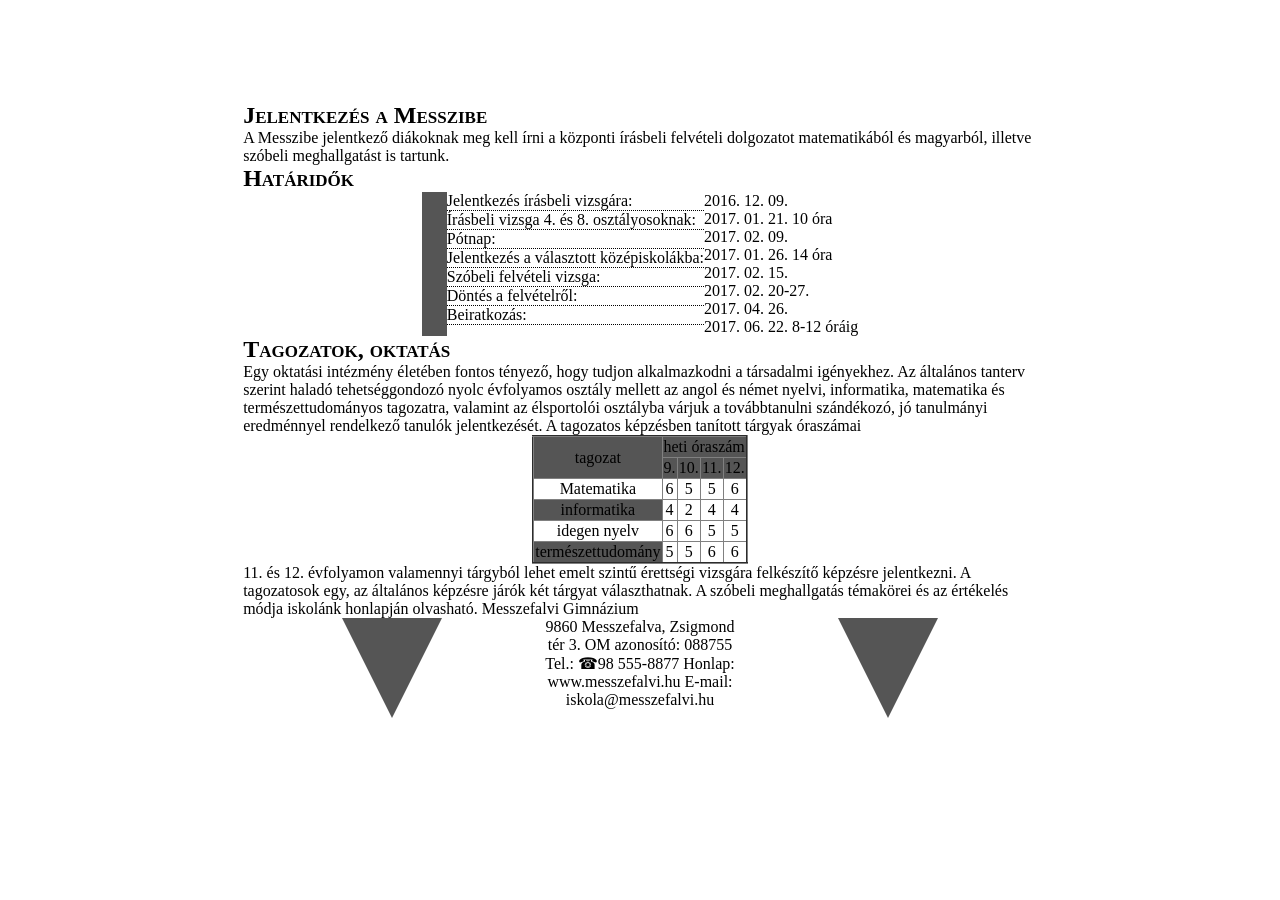
<file: hazi/beiskolazas/index.html>
<!DOCTYPE html>
<html lang="en">
<head>
    <meta charset="UTF-8">
    <meta http-equiv="X-UA-Compatible" content="IE=edge">
    <meta name="viewport" content="width=device-width, initial-scale=1.0">
    <link rel="stylesheet" href="index.css">
    <title>Beiratkozás</title>
</head>
<body>
<div class="a4">
        
    <h2>Jelentkezés a Messzibe</h2>
    <p>A Messzibe jelentkező diákoknak meg kell írni a központi írásbeli felvételi dolgozatot matematikából és magyarból, illetve szóbeli meghallgatást is tartunk.</p>
    <h2>Határidők</h2>
    <div class="flexdiv">
        <div class="esemeny">
            <p class="esemenyp">Jelentkezés írásbeli vizsgára: </p>
            <p class="esemenyp">Írásbeli vizsga 4. és 8. osztályosoknak: </p>
            <p class="esemenyp">Pótnap: </p>
            <p class="esemenyp">Jelentkezés a választott középiskolákba: </p>
            <p class="esemenyp">Szóbeli felvételi vizsga: </p>
            <p class="esemenyp">Döntés a felvételről:</p>
            <p class="esemenyp">Beiratkozás:</p>
        </div>
        <div class="datum">
            <p class="balraigazitott">2016. 12. 09.</p>
            <p class="balraigazitott">2017. 01. 21. 10 óra</p>
            <p class="balraigazitott">2017. 02. 09.</p>
            <p class="balraigazitott">2017. 01. 26. 14 óra</p>
            <p class="balraigazitott">2017. 02. 15.</p>
            <p class="balraigazitott">2017. 02. 20-27.</p>
            <p class="balraigazitott">2017. 04. 26.</p>
            <p class="balraigazitott">2017. 06. 22. 8-12 óráig</p>
            </div>
    </div>
    <h2>Tagozatok, oktatás</h2>
<p>
    Egy oktatási intézmény életében fontos tényező, hogy tudjon alkalmazkodni a társadalmi igényekhez. Az általános tanterv szerint haladó tehetséggondozó nyolc évfolyamos osztály mellett az angol és német nyelvi, informatika, matematika és természettudományos tagozatra, valamint az élsportolói osztályba várjuk a továbbtanulni szándékozó, jó tanulmányi eredménnyel rendelkező tanulók jelentkezését.
    A tagozatos képzésben tanított tárgyak óraszámai
</p>

    <table border="1">
        <thead>
            <tr>
                 <td rowspan="3" class="szeles">tagozat</td>
                <td colspan="4">heti óraszám</td>
            </tr>
            <tr>
                <td rowspan="2">9.</td>
                <td rowspan="2">10.</td>
                <td rowspan="2">11.</td>
                <td rowspan="2">12.</td>
            </tr>
        </thead>
        <tr>
        </tr>
        <tr>
            <td class="">Matematika</td>
            <td>6</td>
            <td>5</td>
            <td>5</td>
            <td>6</td>
        </tr>
        <tr>
            <td class="szurke">informatika</td>
            <td>4</td>
            <td>2</td>
            <td>4</td>
            <td>4</td>
        </tr>
        <tr>
            <td class="">idegen nyelv</td>
            <td>6</td>
            <td>6</td>
            <td>5</td>
            <td>5</td>
        </tr>
        <tr>
            <td class="szurke">természettudomány</td>
            <td>5</td>
            <td>5</td>
            <td>6</td>
            <td>6</td>
        </tr>
    </table>
    <p>11. és 12. évfolyamon valamennyi tárgyból lehet emelt szintű érettségi vizsgára felkészítő képzésre jelentkezni. A tagozatosok egy, az általános képzésre járók két tárgyat választhatnak.
        A szóbeli meghallgatás témakörei és az értékelés módja iskolánk honlapján olvasható.
        Messzefalvi Gimnázium</p>
    <div class="flexdiv">
        <div class="triangle-down"></div>
        <p class="kozepre">
            9860 Messzefalva, Zsigmond tér 3.
            OM azonosító: 088755
            Tel.: &#9742;98 555-8877
            Honlap: www.messzefalvi.hu
            E-mail: iskola@messzefalvi.hu
        </p>
        <div class="triangle-down"></div>
    </div>
</div>

</body>
</html>
</file>
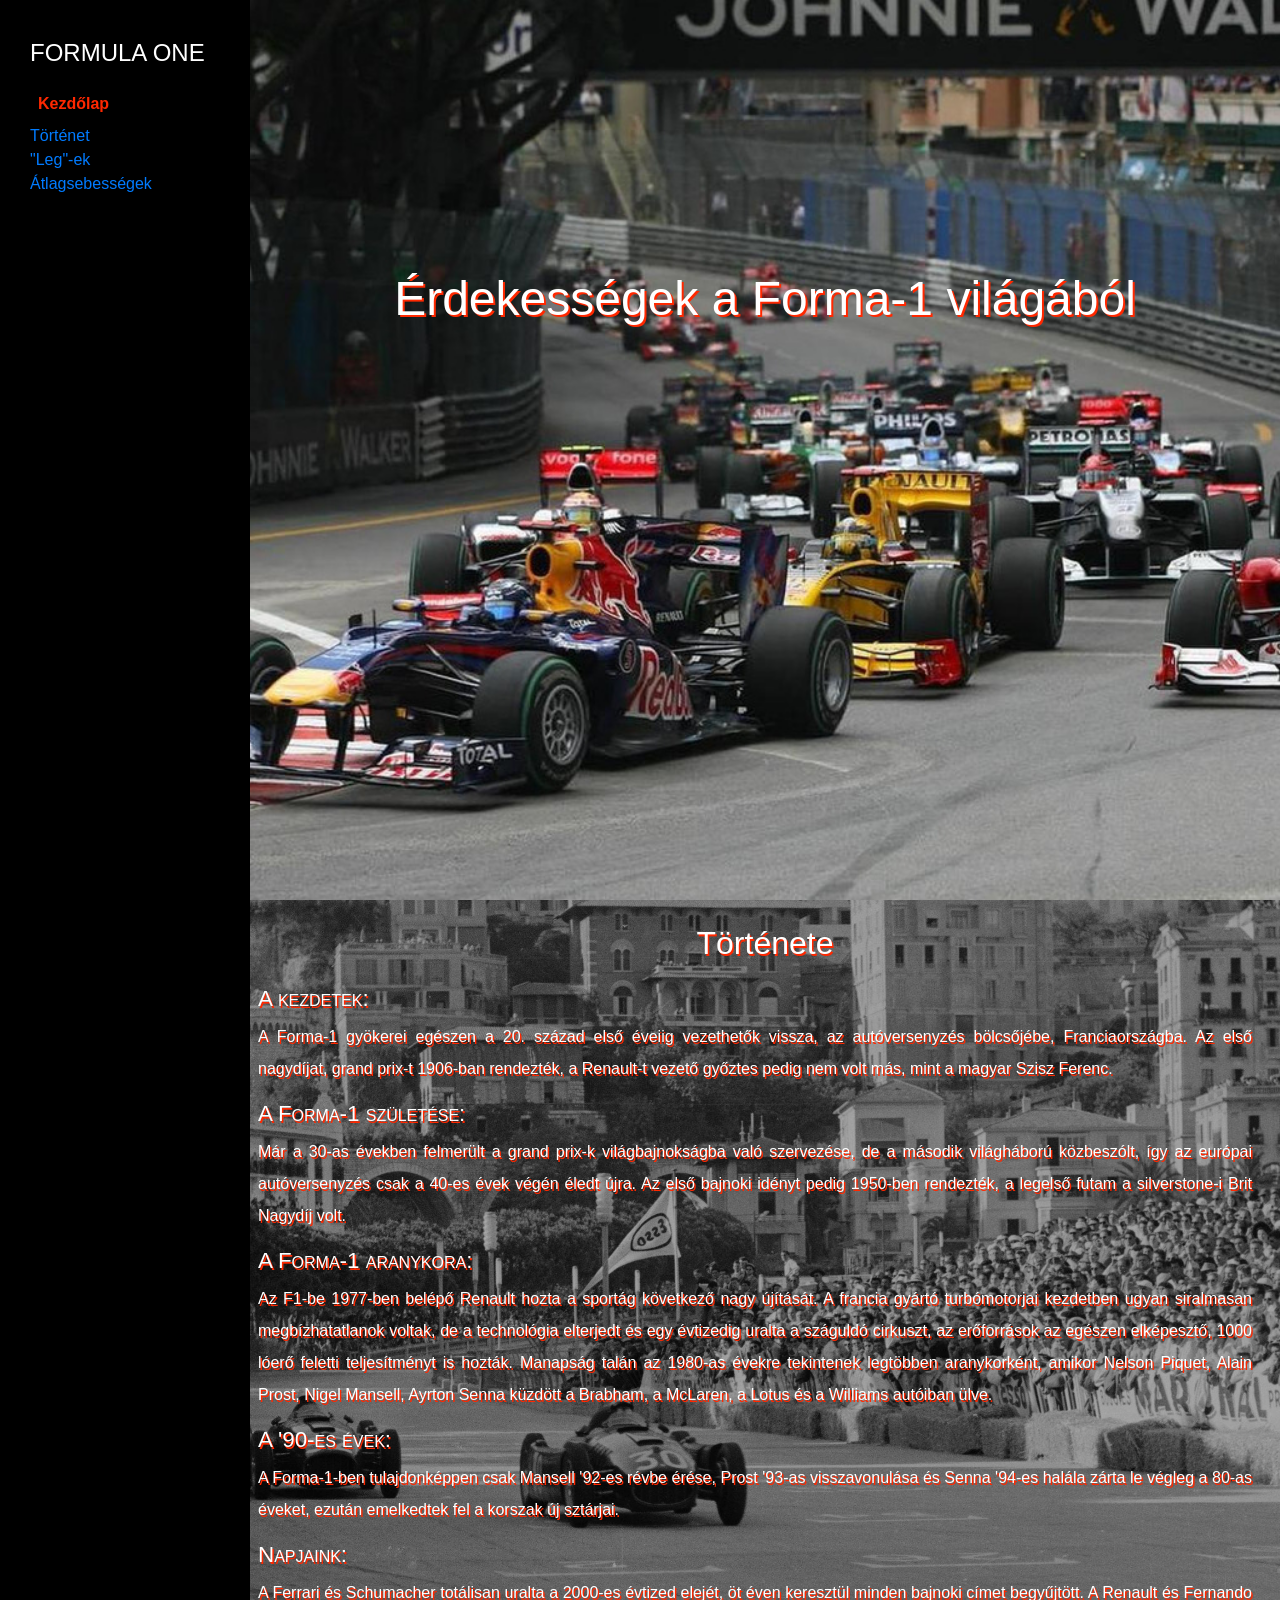
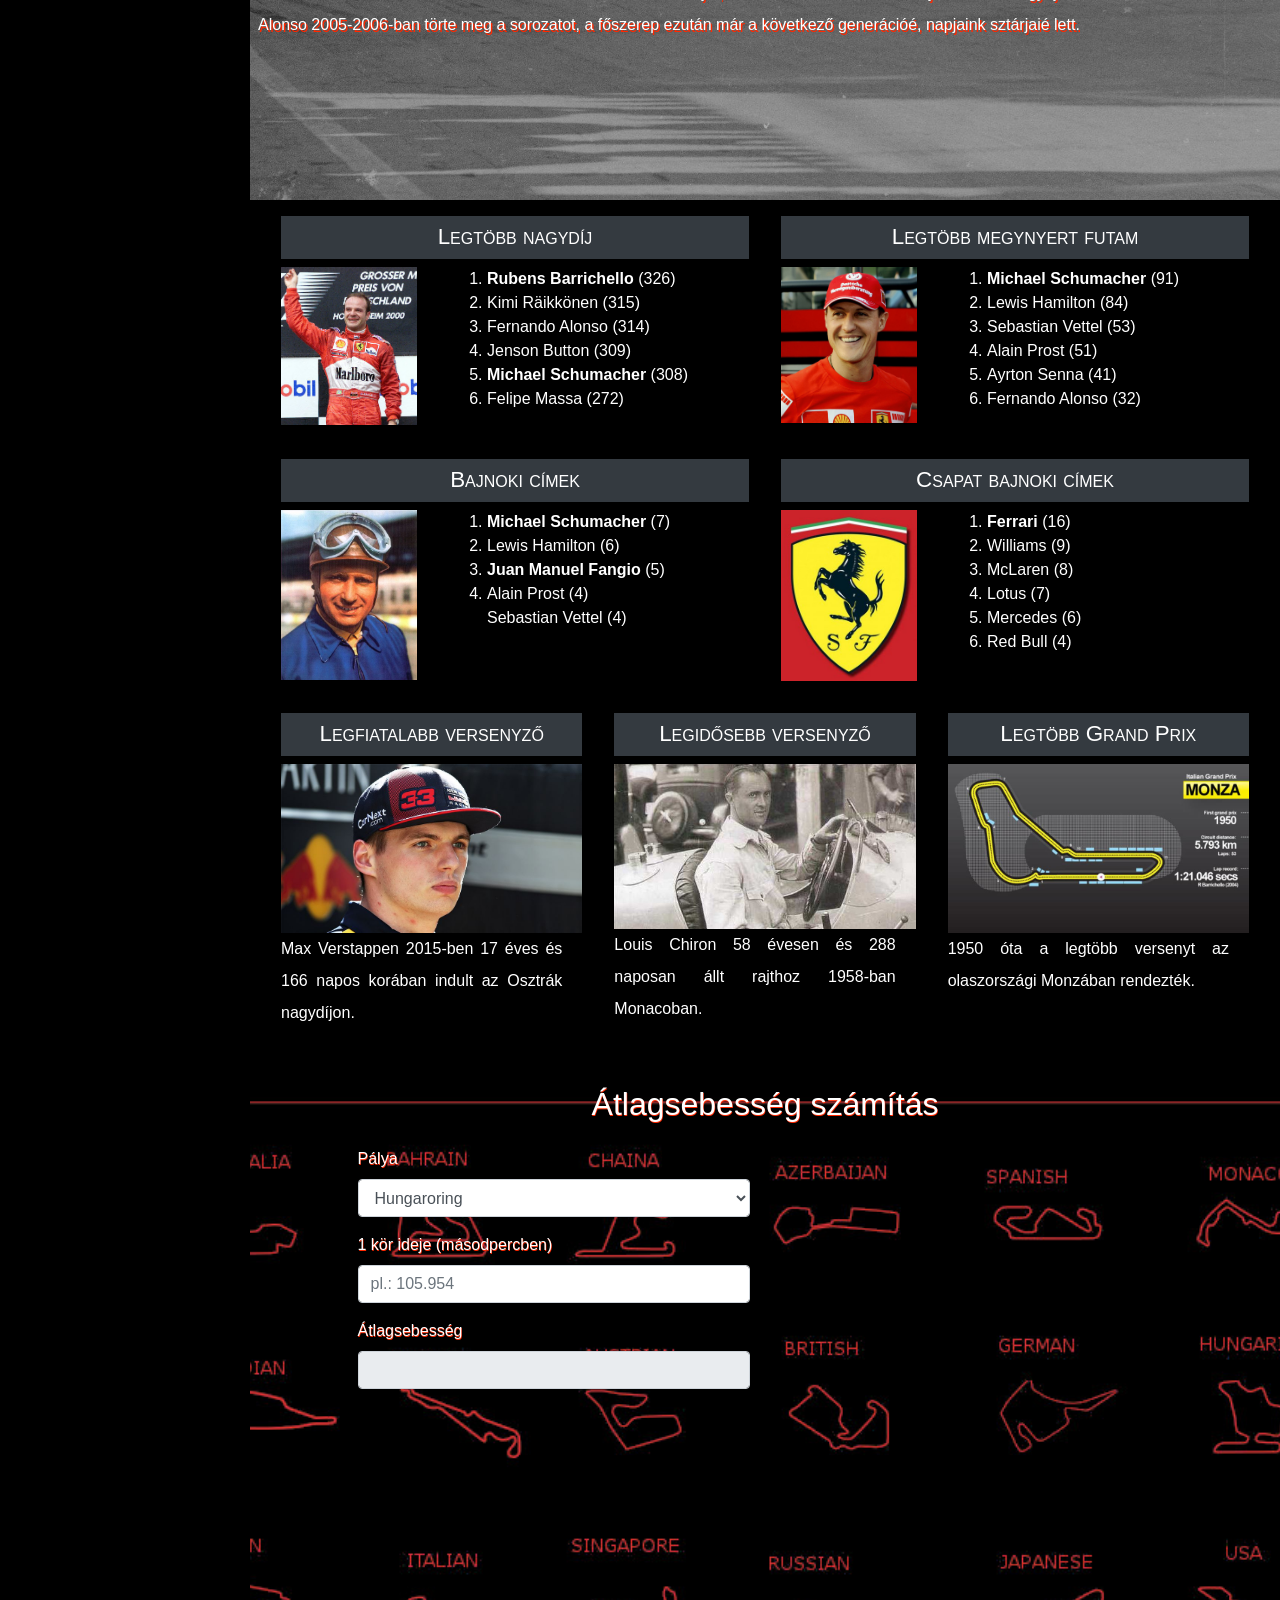
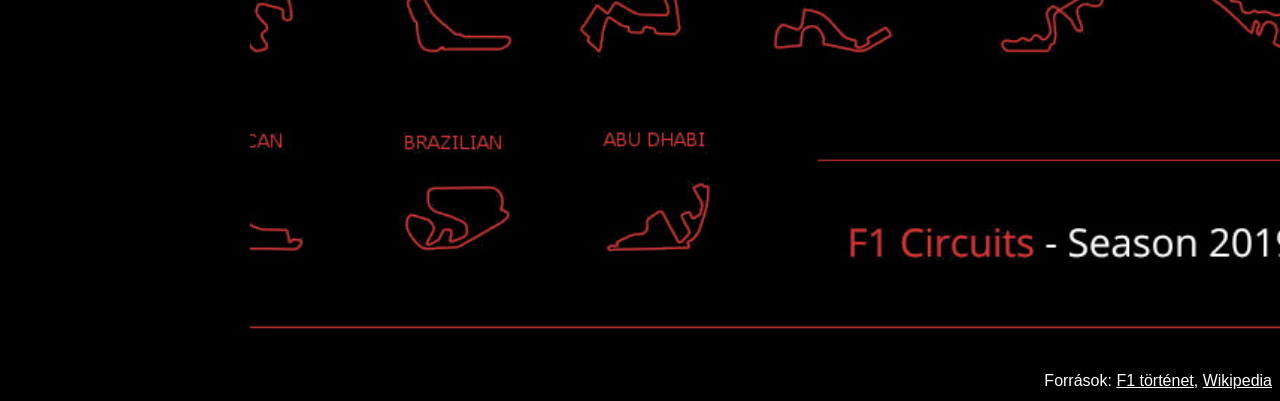
<file: kesz-hazi/Forras/index.html>
<!DOCTYPE html>
<html lang="hu">

<head>
    <meta charset="utf-8">
    <meta name="viewport" content="width=device-width, initial-scale=1.0">
    <link rel="stylesheet" href="bootstrap.min.css">
    <link rel="stylesheet" href="site.css">
    <script src="jquery.min.js"></script>
    <script src="main.js"></script>
    <title>FormulaOne</title>
</head>

<body>
    <nav class="sidebar navbar navbar-expand-lg navbar-dark bg-dark d-lg-block">
        <h1 class="navbar-brand">
            FORMULA ONE
        </h1>
        <button class="navbar-toggler" type="button" data-toggle="collapse" data-target="#navbarNavDropdown"
            aria-controls="navbarNavDropdown" aria-expanded="false" aria-label="Toggle navigation">
            <span class="navbar-toggler-icon"></span>
        </button>

        <div class="collapse navbar-collapse" id="navbarNavDropdown">
            <ul class="navbar-nav flex-column">
                <li class="nav-item active">
                    <a class="text-white nav-link" href="#home">Kezdőlap</a>
                </li>
                <li class="nav-item">
                    <a href="#history">Történet</a>
                </li>
                <li class="nav-item">
                    <a href="#records">"Leg"-ek</a>
                </li>
                <li class="nav-item">
                    <a href="#avgspeed">Átlagsebességek</a>
                </li>

            </ul>
        </div>
    </nav>

    <main class="main-content">
        <section id="home" class="section-100 bg-image">
            <h1 class="text-center">Érdekességek a Forma-1 világából</h1>
        </section>

        <section class="section-100 bg-image p-2" id="history">

            <h2 class="text-center py-3 ">Története</h2>
            <h3>A kezdetek:</h3>
            <p>A Forma-1 gyökerei egészen a 20. század első éveiig vezethetők vissza, az autóversenyzés bölcsőjébe,
                Franciaországba. Az első nagydíjat, grand prix-t 1906-ban rendezték, a Renault-t vezető győztes pedig
                nem volt más, mint a magyar Szisz Ferenc.</p>

            <h3>A Forma-1 születése:</h3>
            <p>Már a 30-as években felmerült a grand prix-k világbajnokságba való szervezése, de a második világháború
                közbeszólt, így az európai autóversenyzés csak a 40-es évek végén éledt újra. Az első bajnoki idényt
                pedig 1950-ben rendezték, a legelső futam a silverstone-i Brit Nagydíj volt.</p>

            <h3>A Forma-1 aranykora:</h3>
            <p>Az F1-be 1977-ben belépő Renault hozta a sportág következő nagy újítását. A francia gyártó turbómotorjai
                kezdetben ugyan siralmasan megbízhatatlanok voltak, de a technológia elterjedt és egy évtizedig uralta a
                száguldó cirkuszt, az erőforrások az egészen elképesztő, 1000 lóerő feletti teljesítményt is hozták.
                Manapság talán az 1980-as évekre tekintenek legtöbben aranykorként, amikor Nelson Piquet, Alain Prost,
                Nigel Mansell, Ayrton Senna küzdött a Brabham, a McLaren, a Lotus és a Williams autóiban ülve.</p>

            <h3>A '90-es évek:</h3>
            <p>A Forma-1-ben tulajdonképpen csak Mansell '92-es révbe érése, Prost '93-as visszavonulása és Senna '94-es
                halála zárta le végleg a 80-as éveket, ezután emelkedtek fel a korszak új sztárjai.</p>

            <h3>Napjaink:</h3>
            <p>A Ferrari és Schumacher totálisan uralta a 2000-es évtized elejét, öt éven keresztül minden bajnoki címet
                begyűjtött. A Renault és Fernando Alonso 2005-2006-ban törte meg a sorozatot, a főszerep ezután már a
                következő generációé, napjaink sztárjaié lett.</p>
        </section>
        <section id="records">
            <div class="row mx-0 col-12">
                <div class="bg-black col-sm-6 col-md-6 p-3">
                    <h3 class="bg-dark p-2 col-sm-12 text-center">
                        Legtöbb nagydíj
                    </h3>
                    <div class="row">
                        <img class="col-sm-4" src="img/rubens_barrichello.jpg" alt="Rubens Barrichello">
                        <div class="col-sm-8">
                            <ol>
                                <li><span class="felkover">Rubens Barrichello</span> (326)</li>
                                <li>Kimi Räikkönen (315)</li>
                                <li>Fernando Alonso (314)</li>
                                <li>Jenson Button (309)</li>
                                <li><span class="felkover">Michael Schumacher</span> (308)</li>
                                <li>Felipe Massa (272)</li>
                            </ol>
                        </div>
                    </div>
                </div>
                <div class="bg-black col-sm-6 col-md-6 p-3">
                    <h3 class="bg-dark p-2 col-sm-12 text-center">
                        Legtöbb megynyert futam
                    </h3>
                    <div class="row">
                        <img class="col-sm-4" src="img/michael_schumacher.jpg" alt="Rubens Barrichello">
                        <div class="col-sm-8">
                            <ol>
                                <li><span class="felkover">Michael Schumacher </span> (91)</li>
                                <li>Lewis Hamilton (84)</li>
                                <li>Sebastian Vettel (53)</li>
                                <li>Alain Prost (51)</li>
                                <li>Ayrton Senna (41)</li>
                                <li>Fernando Alonso (32)</li>
                            </ol>
                        </div>
                    </div>
                </div>


                <div class="bg-black col-12 col-sm-6 col-md-6 p-3">
                    <h3 class="bg-dark p-2 col-sm-12 text-center">
                        Bajnoki címek
                    </h3>
                    <div class="row">
                        <img class="col-sm-4" src="img/juan_manuel-fangio.jpg" alt="Juan Manuel Fangio">
                        <div class="col-sm-8">
                            <ol>
                                <li><span class="felkover">Michael Schumacher</span> (7)</li>
                                <li>Lewis Hamilton (6)</li>
                                <li><span class="felkover">Juan Manuel Fangio</span> (5)</li>
                                <li>
                                    Alain Prost (4)
                                    <br>
                                    Sebastian Vettel (4)
                                </li>
                            </ol>
                        </div>
                    </div>
                </div>

                <div class="bg-black col-12 col-sm-6 col-md-6 p-3">
                    <h3 class="bg-dark p-2 col-sm-12 text-center">
                        Csapat bajnoki címek
                    </h3>
                    <div class="row">
                        <img class="col-sm-4" src="img/ferrari.jpg" alt="Ferrari">
                        <div class="col-sm-8">
                            <ol>
                                <li><span class="felkover">Ferrari</span> (16)</li>
                                <li>Williams (9)</li>
                                <li>McLaren (8)</li>
                                <li>Lotus (7)</li>
                                <li>Mercedes (6)</li>
                                <li>Red Bull (4)</li>
                            </ol>
                        </div>
                    </div>
                </div>

                <!-- Legfiatalabb versenyző -->
                <div class=" bg-black col-sm-6 col-md-4 p-3 text-center">
                    <h3 class=" bg-dark p-2 w-100">Legfiatalabb versenyző</h3>
                    <img class="w-100" src="img/max_verstappen.jpg" alt="Max Verstappen" title="Max Verstappen">
                    <p>Max Verstappen 2015-ben 17 éves és 166 napos korában indult az Osztrák nagydíjon.</p>
                </div>




                <!-- Legidősebb versenyző -->
                <div class=" bg-black col-sm-6 col-md-4 p-3 text-center">
                    <h3 class=" bg-dark p-2 w-100">Legidősebb versenyző</h3>
                    <img class="w-100" src="img/louis_chiron.jpg" alt="Louis Chiron" title="Louis Chiron">
                    <p>Louis Chiron 58 évesen és 288 naposan állt rajthoz 1958-ban Monacoban.</p>
                </div>
                <!-- Legtöbb Grand Prix -->
                <div class=" bg-black col-sm-6 col-md-4 p-3 text-center">
                    <h3 class=" bg-dark p-2 w-100">Legtöbb Grand Prix</h3>
                    <img class="w-100" src="img/monza_info.jpg" alt="Monza" title="Monza">
                    <p>1950 óta a legtöbb versenyt az olaszországi Monzában rendezték.</p>
                </div>

            </div>
        </section>

        <section id="avgspeed" class="section-100 bg-image p-2">
            <h2 class="text-center py-3">Átlagsebesség számítás</h2>
            <div class="row mx-0">

                <form class="col-md-5 offset-md-1">
                    <div class="form-group">
                        <label for="circuit">Pálya</label>
                        <select class="form-control" id="circuit" oninput="calculate()">
                            <option value="HUN">Hungaroring</option>
                            <option value="MON">Monaco</option>
                            <option value="BEL">Spa-Francorchamps</option>
                            <option value="ITA">Monza</option>
                        </select>
                    </div>
                    <div class="form-group">
                        <label for="laptime">1 kör ideje (másodpercben)</label>
                        <input type="number" class="form-control" id="laptime" placeholder="pl.: 105.954"
                            oninput="calculate()">
                    </div>

                    <div class="form-group">
                        <label for="averagespeed">Átlagsebesség</label>
                        <input type="text" class="form-control" id="averagespeed" readonly>
                    </div>
                </form>

                <script>
                    showCircuit();
                </script>

            </div>

        </section>
    </main>

    <audio id="f1sound">
        <source src="fromula-one-car-sound.mp3" type="audio/mpeg">
    </audio>

    <footer class="text-right p-2">
        Források: <a target="_blank" href="http://formula.uw.hu/f1tortenet.html">F1 történet</a>, <a
        target="_blank" href="https://en.wikipedia.org/wiki/List_of_Formula_One_driver_records">Wikipedia</a>
    </footer>


    <script src="popper.min.js"></script>
    <script src="bootstrap.min.js"></script>
</body>

</html>
</file>
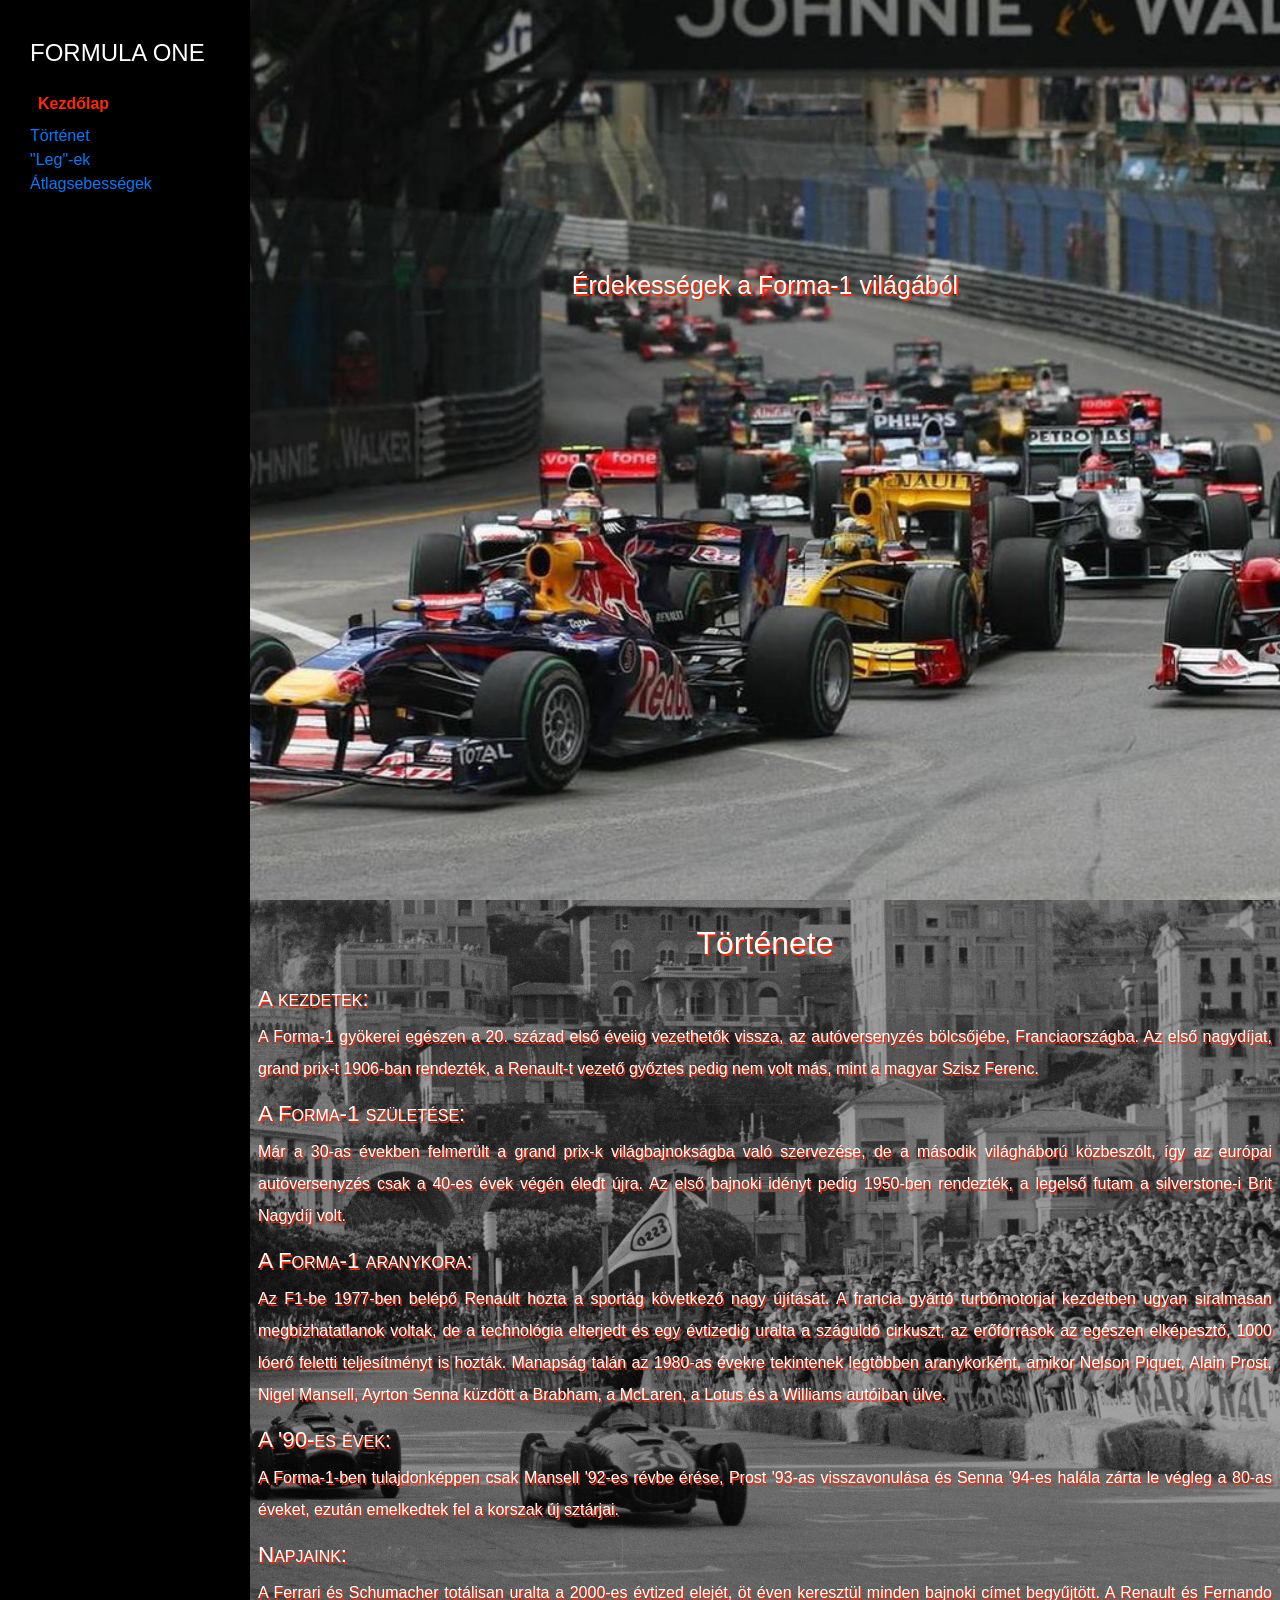
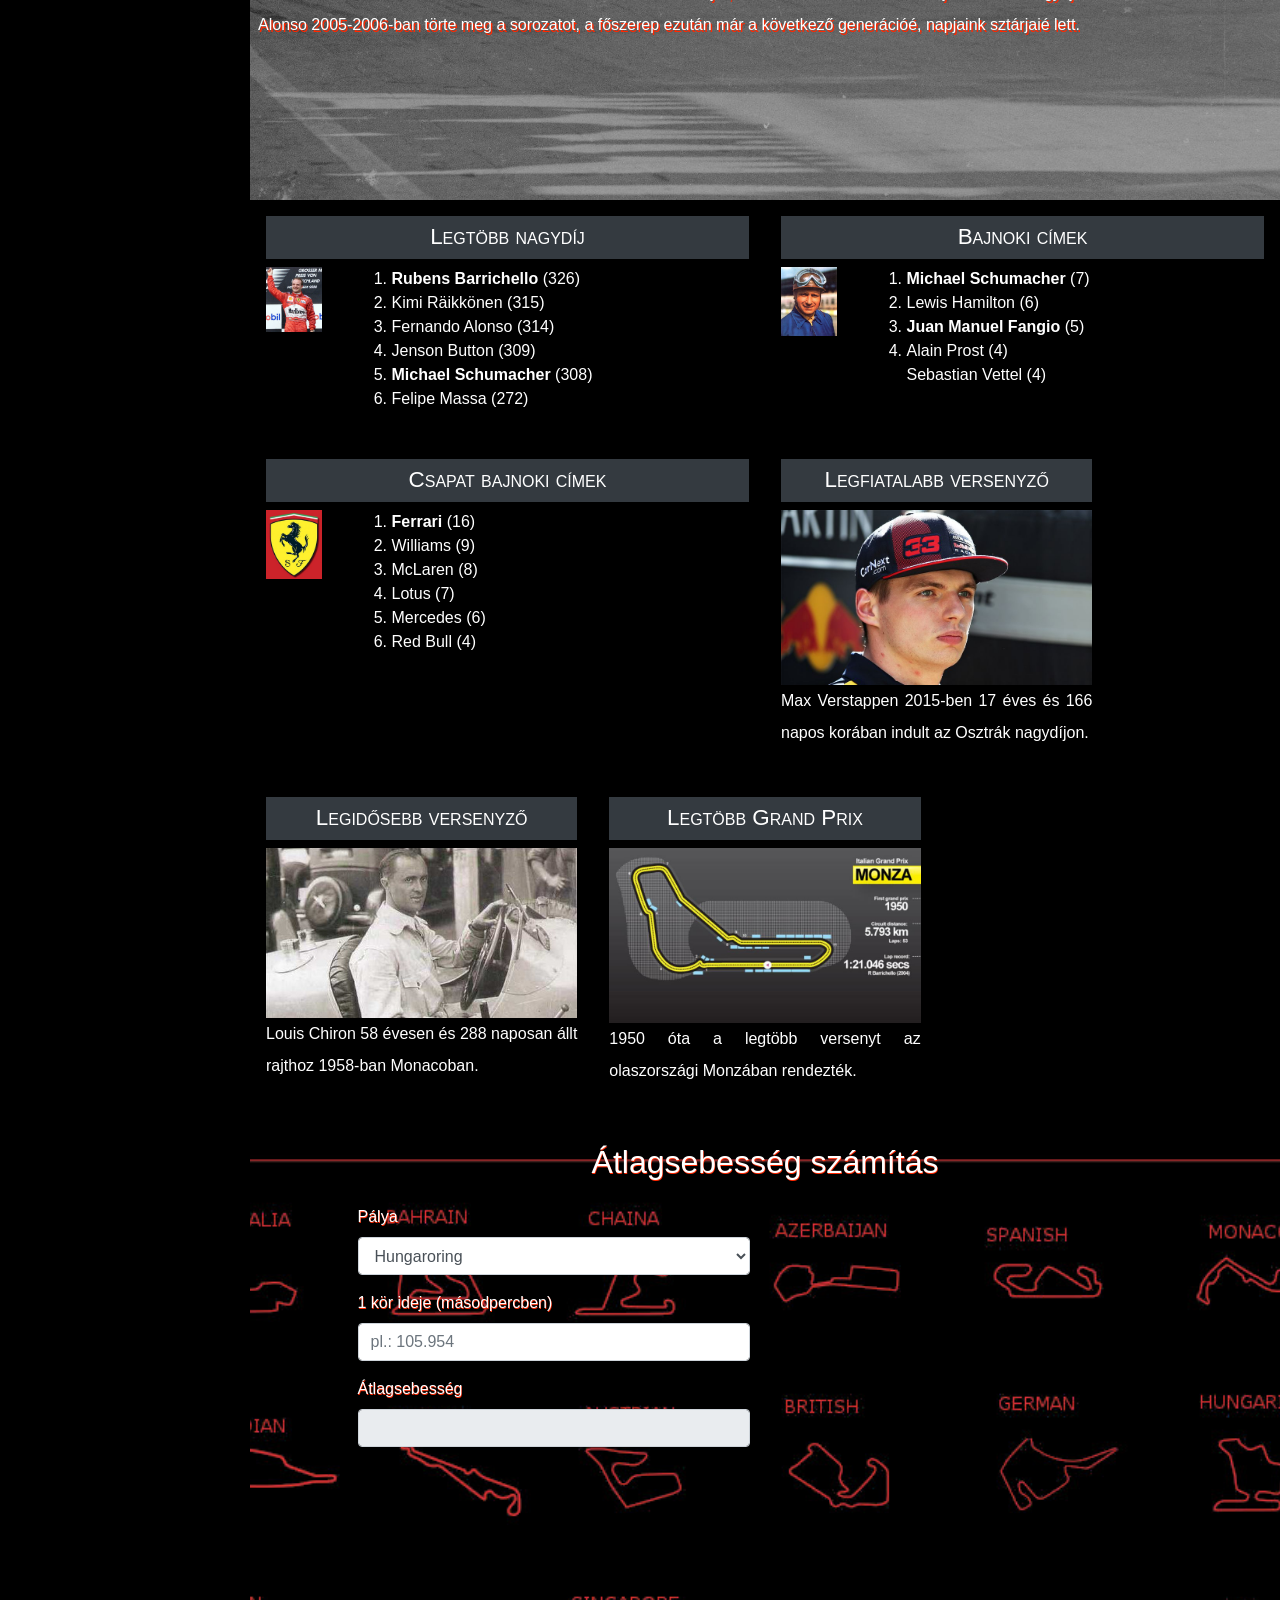
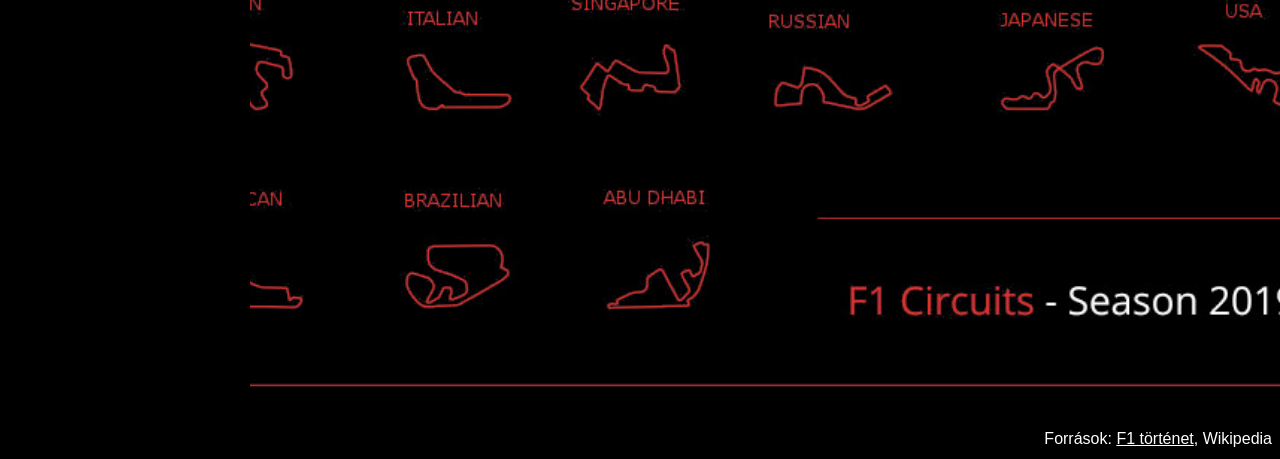
<file: hazi/bs/Forras/index.html>
<!DOCTYPE html>
<html>
<head>
    <meta charset="utf-8">
    <meta name="viewport" content="width=device-width, initial-scale=1.0">
    <link rel="stylesheet" href="bootstrap.min.css">
    <script src="jquery.min.js"></script>
    <script src="main.js"></script>
    <link rel="stylesheet" href="site.css">
    <title>FormulaOne</title>
</head>

<body>
    <nav class="sidebar navbar navbar-expand-lg navbar-dark bg-dark d-lg-block">
        <h1 class="navbar-brand">
            FORMULA ONE
        </h1>
        <button class="navbar-toggler" type="button" data-toggle="collapse" data-target="#navbarNavDropdown" aria-controls="navbarNavDropdown" aria-expanded="false"
            aria-label="Toggle navigation">
            <span class="navbar-toggler-icon"></span>
        </button>

        <div class="collapse navbar-collapse" id="navbarNavDropdown">
            <ul class="navbar-nav flex-column">
                <li class="nav-item active">
                    <a  href="#home" class="nav-link text-white">Kezdőlap</a>
                </li>
                <li class="nav-item">
                    <a  href="#history">Történet</a>
                </li>
                <li class="nav-item">
                    <a  href="#records">"Leg"-ek</a>
                </li>
                <li>
                    <a href="#avgspeed">Átlagsebességek</a>
                </li>
            </ul>
        </div>
    </nav>

    <main class="main-content">
        <section id="home" class="section-100 bg-image">
            <h1 class="text-center">Érdekességek a Forma-1 világából</h1>
        </section>

        <section class="section-100 bg-image p-2" id="history">
        
        <h2 class="text-center py-3 ">Története</h2>
            <h3>A kezdetek:</h3>
            <p>A Forma-1 gyökerei egészen a 20. század első éveiig vezethetők vissza, az autóversenyzés bölcsőjébe, Franciaországba. Az első nagydíjat, grand prix-t 1906-ban rendezték, a Renault-t vezető győztes pedig nem volt más, mint a magyar Szisz Ferenc.</p>

            <h3>A Forma-1 születése:</h3>
            <p>Már a 30-as években felmerült a grand prix-k világbajnokságba való szervezése, de a második világháború közbeszólt, így az európai autóversenyzés csak a 40-es évek végén éledt újra. Az első bajnoki idényt pedig 1950-ben rendezték, a legelső futam a silverstone-i Brit Nagydíj volt.</p>

            <h3>A Forma-1 aranykora:</h3>
            <p>Az F1-be 1977-ben belépő Renault hozta a sportág következő nagy újítását. A francia gyártó turbómotorjai kezdetben ugyan siralmasan megbízhatatlanok voltak, de a technológia elterjedt és egy évtizedig uralta a száguldó cirkuszt, az erőforrások az egészen elképesztő, 1000 lóerő feletti teljesítményt is hozták. Manapság talán az 1980-as évekre tekintenek legtöbben aranykorként, amikor Nelson Piquet, Alain Prost, Nigel Mansell, Ayrton Senna küzdött a Brabham, a McLaren, a Lotus és a Williams autóiban ülve.</p>

            <h3>A '90-es évek:</h3>
            <p>A Forma-1-ben tulajdonképpen csak Mansell '92-es révbe érése, Prost '93-as visszavonulása és Senna '94-es halála zárta le végleg a 80-as éveket, ezután emelkedtek fel a korszak új sztárjai.</p>

            <h3>Napjaink:</h3>
            <p>A Ferrari és Schumacher totálisan uralta a 2000-es évtized elejét, öt éven keresztül minden bajnoki címet begyűjtött. A Renault és Fernando Alonso 2005-2006-ban törte meg a sorozatot, a főszerep ezután már a következő generációé, napjaink sztárjaié lett.</p>
        </section>
        <section id="records">
            <div class="row mx-0">
                <div class="bg-black col-sm-6 col-md-6 p-3">
                    <h3 class="bg-dark p-2 col-sm-12 text-center">
                        Legtöbb nagydíj
                    </h3>
                    <div class="row">
                        <img class="col-sm-2" src="img/rubens_barrichello.jpg" alt="Rubens Barrichello">
                        <div class="col-sm-10">
                            <ol>
                                <li><span class="felkover">Rubens Barrichello</span> (326)</li>
                                <li>Kimi Räikkönen (315)</li>
                                <li>Fernando Alonso (314)</li>
                                <li>Jenson Button (309)</li>
                                <li><span class="felkover">Michael Schumacher</span> (308)</li>
                                <li>Felipe Massa (272)</li>
                            </ol>
                        </div>
                    </div>
                </div>


                <div class="bg-black col-sm-6 col-md-6 p-3">
                    <h3 class="bg-dark p-2 col-sm-12 text-center">
                        Bajnoki címek
                    </h3>
                    <div class="row">
                        <img class="col-sm-2" src="img/juan_manuel-fangio.jpg" alt="Juan Manuel Fangio">
                        <div class="col-sm-10">
                            <ol>
                                <li><span class="felkover">Michael Schumacher</span> (7)</li>
                                <li>Lewis Hamilton (6)</li>
                                <li><span class="felkover">Juan Manuel Fangio</span> (5)</li>
                                <li>
                                    Alain Prost (4)
                                    <br>
                                    Sebastian Vettel (4)
                                </li>
                            </ol>
                        </div>
                    </div>
                </div>

                <div class="bg-black col-sm-6 col-md-6 p-3">
                    <h3 class="bg-dark p-2 col-sm-12 text-center">
                        Csapat bajnoki címek
                    </h3>
                    <div class="row">
                        <img class="col-sm-2" src="img/ferrari.jpg" alt="Ferrari">
                        <div class="col-sm-10">
                            <ol>
                                <li><span class="felkover">Ferrari</span> (16)</li>
                                <li>Williams (9)</li>
                                <li>McLaren (8)</li>
                                <li>Lotus (7)</li>
                                <li>Mercedes (6)</li>
                                <li>Red Bull (4)</li>
                            </ol>
                        </div>
                    </div>
                </div>

                <!-- Legfiatalabb versenyző -->
                <div class=" bg-black col-sm-6 col-md-4 p-3 text-center">
                <h3 class=" bg-dark p-2 w-100">Legfiatalabb versenyző</h3>
                    <img class="w-100" src="img/max_verstappen.jpg" alt="Max Verstappen" title="Max Verstappen">
                    <p>Max Verstappen 2015-ben 17 éves és 166 napos korában indult az Osztrák nagydíjon.</p>
                </div>

    


                <!-- Legidősebb versenyző -->
<div class=" bg-black col-sm-6 col-md-4 p-3 text-center">
                <h3 class=" bg-dark p-2 w-100">Legidősebb versenyző</h3>
                    <img class="w-100" src="img/louis_chiron.jpg" alt="Louis Chiron" title="Louis Chiron">
                    <p>Louis Chiron 58 évesen és 288 naposan állt rajthoz 1958-ban Monacoban.</p>
                </div>
                <!-- Legtöbb Grand Prix -->
<div class=" bg-black col-sm-6 col-md-4 p-3 text-center">
                <h3 class=" bg-dark p-2 w-100">Legtöbb Grand Prix</h3>
                    <img class="w-100" src="img/monza_info.jpg" alt="Monza" title="Monza">
                    <p>1950 óta a legtöbb versenyt az olaszországi Monzában rendezték.</p>
                </div>

            </div>
        </section>

        <section id="avgspeed" class="section-100 bg-image p-2">
            <h2 class="text-center py-3">Átlagsebesség számítás</h2>
            <div class="row mx-0">

                <form class="col-md-5 offset-md-1">
                    <div class="form-group">
                        <label for="circuit">Pálya</label>
                        <select class="form-control" id="circuit" oninput="calculate()">
                            <option value="HUN">Hungaroring</option>
                            <option value="MON">Monaco</option>
                            <option value="BEL">Spa-Francorchamps</option>
                            <option value="ITA">Monza</option>
                        </select>
                    </div>
                    <div class="form-group">
                        <label for="laptime">1 kör ideje (másodpercben)</label>
                        <input type="number" class="form-control" id="laptime" placeholder="pl.: 105.954" oninput="calculate()">
                    </div>

                    <div class="form-group">
                        <label for="averagespeed">Átlagsebesség</label>
                        <input type="text" class="form-control" id="averagespeed" readonly>
                    </div>
                </form>

                <script>
                    showCircuit();
                </script>

            </div>

        </section>
    </main>

    <audio id="f1sound">
        <source src="fromula-one-car-sound.mp3" type="audio/mpeg">
    </audio>

    <footer class="text-right p-2">
        Források: <a href="http://formula.uw.hu/f1tortenet.html">F1 történet</a>, <a>Wikipedia</a>
    </footer>


    <script src="popper.min.js"></script>
    <script src="bootstrap.min.js"></script>
</body>

</html>
</file>
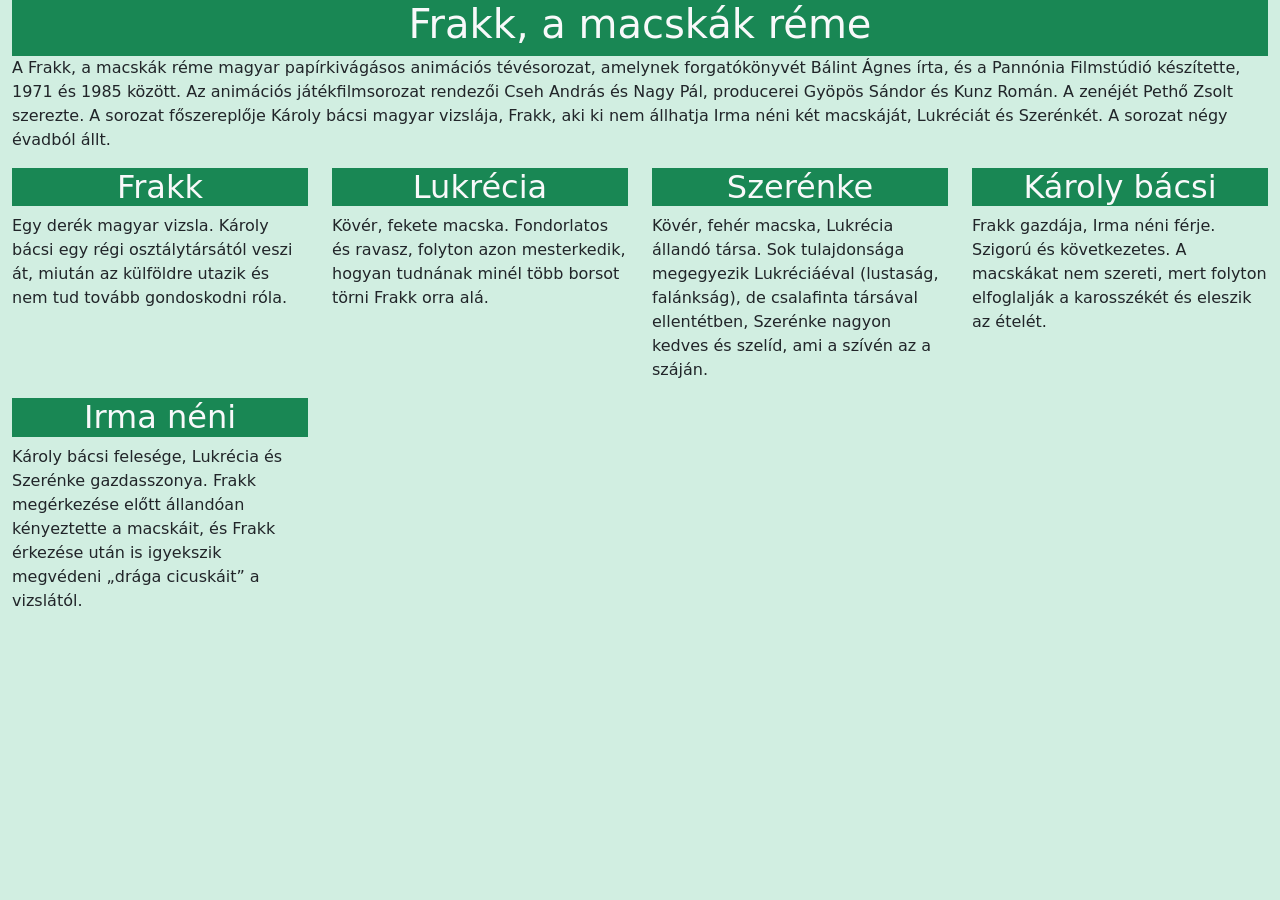
<file: hazi/bs/feladat_frakk/forras/index.html>
<!DOCTYPE html>
<html lang="hu">
    <head>
        <meta charset="UTF-8">
        <meta name="viewport" content="width=device-width, initial-scale=1.0">
        <title>Frakk</title>
        <link href="https://cdn.jsdelivr.net/npm/bootstrap@5.0.2/dist/css/bootstrap.min.css" rel="stylesheet"
            integrity="sha384-EVSTQN3/azprG1Anm3QDgpJLIm9Nao0Yz1ztcQTwFspd3yD65VohhpuuCOmLASjC" crossorigin="anonymous">
        <link rel="stylesheet" href="style.css">
    </head>
    
    <body>
        <div class="container-fluid">
            <header class="container-fluid bg-success">
                <div class="row">
                    <div class="col-12">
                        <h1 class="text-light">Frakk, a macskák réme</h1>
                    </div>
                </div>
            </header>
            <main>
                <section class="row">
                    <p class="col-12 col-sm-12 col-md-12 col-lg-12">A Frakk, a macskák réme magyar papírkivágásos
                        animációs tévésorozat, amelynek forgatókönyvét Bálint Ágnes írta, és a Pannónia Filmstúdió
                        készítette, 1971 és 1985 között. Az animációs játékfilmsorozat rendezői Cseh András és Nagy Pál,
                        producerei Gyöpös Sándor és Kunz Román. A zenéjét Pethő Zsolt szerezte. A sorozat főszereplője
                        Károly bácsi magyar vizslája, Frakk, aki ki nem állhatja Irma néni két macskáját, Lukréciát és
                        Szerénkét. A sorozat négy évadból állt.
                    </p>
                </section>
                <section class="row">
                    <article class="col-12 col-sm-6 col-md-4 col-lg-3">
                        <h2 class="text-light bg-success">Frakk</h2>
                        <p>Egy derék magyar vizsla. Károly bácsi egy régi osztálytársától veszi át, miután az külföldre
                            utazik és nem tud tovább gondoskodni róla.</p>
                    </article>
                    <article class="col-12 col-sm-6 col-md-4 col-lg-3">
                        <h2 class="text-light bg-success">Lukrécia</h2>
                        <p>Kövér, fekete macska. Fondorlatos és ravasz, folyton azon mesterkedik, hogyan tudnának minél több
                            borsot törni Frakk orra alá.</p>
                    </article>
                    <article class="col-12 col-sm-6 col-md-4 col-lg-3">
                        <h2 class="text-light bg-success">Szerénke</h2>
                        <p>Kövér, fehér macska, Lukrécia állandó társa. Sok tulajdonsága megegyezik Lukréciáéval (lustaság,
                            falánkság), de csalafinta társával ellentétben, Szerénke nagyon kedves és szelíd, ami a szívén
                            az a száján. </p>
                    </article>
                    <article class="col-12 col-sm-6 col-md-4 col-lg-3">
                        <h2 class="text-light bg-success">Károly bácsi</h2>
                        <p>Frakk gazdája, Irma néni férje. Szigorú és következetes. A macskákat nem szereti, mert folyton
                            elfoglalják a karosszékét és eleszik az ételét. </p>
                    </article>
                    <article class="col-12 col-sm-6 col-md-4 col-lg-3">
                        <h2 class="text-light bg-success">Irma néni</h2>
                        <p>Károly bácsi felesége, Lukrécia és Szerénke gazdasszonya. Frakk megérkezése előtt állandóan
                            kényeztette a macskáit, és Frakk érkezése után is igyekszik megvédeni „drága cicuskáit” a
                            vizslától. </p>
                    </article>
                </section>
            </main>
        </div>
    </body>
    
    </html>
</file>
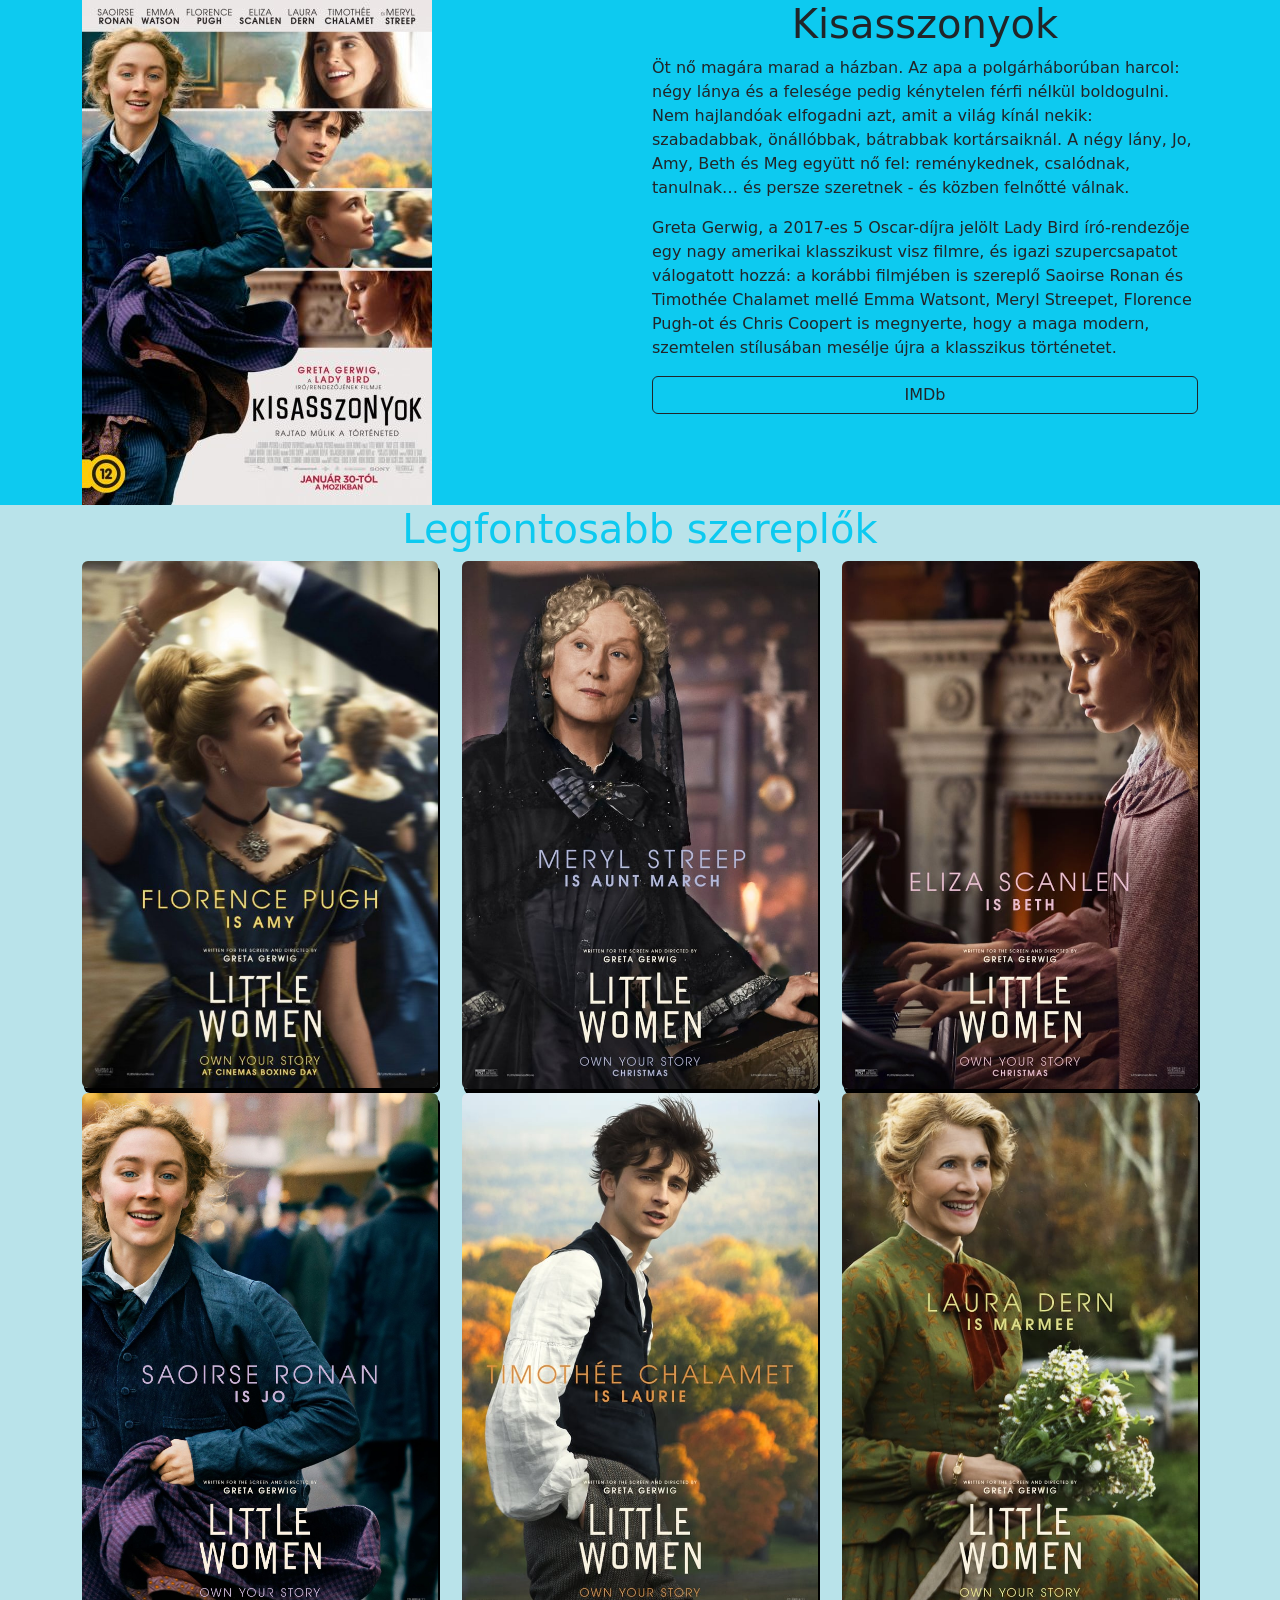
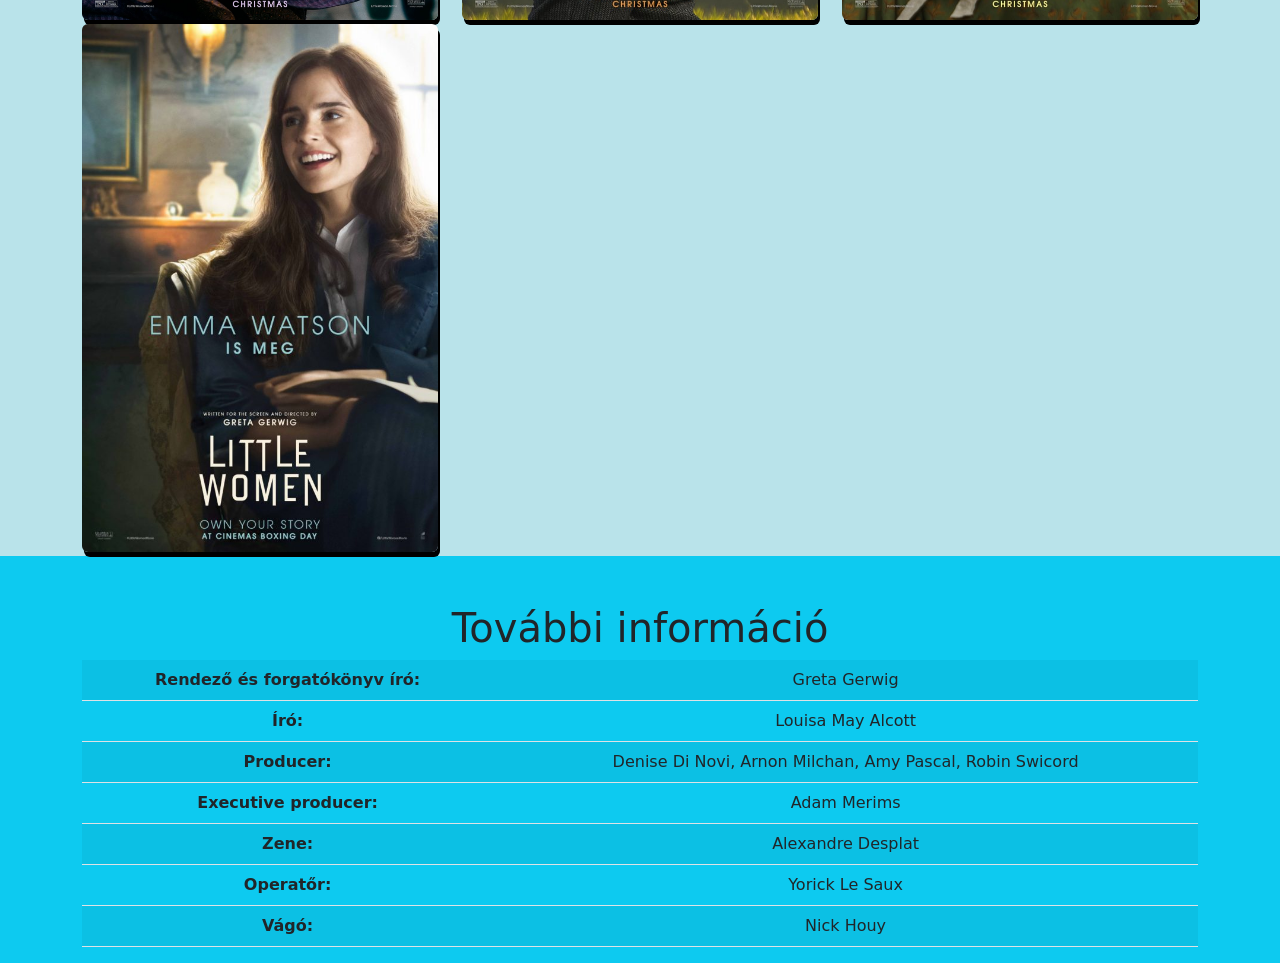
<file: hazi/bs/kisasszonyok_feladat/forras/index.html>
<!DOCTYPE html>
<html lang="hu">

<head>
    <meta charset="UTF-8">
    <meta http-equiv="X-UA-Compatible" content="IE=edge">
    <meta name="viewport" content="width=device-width, initial-scale=1.0">
    <link rel="stylesheet" href="bootstrap/bootstrap.min.css">
    <link rel="stylesheet" href="index.css">
    <title>Document</title>
</head>

<body>
    <section class="bg-info">
        <div class="container justify-content-center">
            <div class="row">
                <div class="col-md-6 col-12">
                    <img src="img/kisasszonyok.jpg" alt="kisasszonyok">
                </div>
                <div class="col-md-6 col-12">
                    <h1 class="text-center mx-5">Kisasszonyok</h1>
                    <p>Öt nő magára marad a házban. Az apa a polgárháborúban harcol: négy lánya és a felesége pedig
                        kénytelen férfi nélkül boldogulni. Nem hajlandóak elfogadni azt, amit a világ kínál nekik:
                        szabadabbak, önállóbbak, bátrabbak kortársaiknál. A négy lány, Jo, Amy, Beth és Meg együtt nő
                        fel: reménykednek, csalódnak, tanulnak… és persze szeretnek - és közben felnőtté válnak.</p>
                    <p>Greta Gerwig, a 2017-es 5 Oscar-díjra jelölt Lady Bird író-rendezője egy nagy amerikai
                        klasszikust visz filmre, és igazi szupercsapatot válogatott hozzá: a korábbi filmjében is
                        szereplő Saoirse Ronan és Timothée Chalamet mellé Emma Watsont, Meryl Streepet, Florence Pugh-ot
                        és Chris Coopert is megnyerte, hogy a maga modern, szemtelen stílusában mesélje újra a
                        klasszikus történetet. </p>
                    <a href="https://www.imdb.com/title/tt3281548/" target="_blank"
                        class="btn btn-outline-dark d-block mb-5">IMDb</a>
                </div>
            </div>
        </div>
    </section>
    <section id="kozepso">
        <div class="container">
            <div class="row">
                <div class="col-12">
                    <h1 class="text-center text-info mx-3">Legfontosabb szereplők</h1>
                </div>
            </div>
            <div class="row">
                <div class="col-12 col-sm-6 col-md-4 col-md-3"><img class="img-fluid rounded mb-1 szereplo"src="img/amymarch.jpg" alt=""></div>
                <div class="col-12 col-sm-6 col-md-4 col-md-3"><img class="img-fluid rounded mb-1 szereplo"src="img/auntmarch.jpg" alt=""></div>
                <div class="col-12 col-sm-6 col-md-4 col-md-3"><img class="img-fluid rounded mb-1 szereplo"src="img/bethmarch.jpg" alt=""></div>
                <div class="col-12 col-sm-6 col-md-4 col-md-3"><img class="img-fluid rounded mb-1 szereplo"src="img/jomarch.jpg" alt=""></div>
                <div class="col-12 col-sm-6 col-md-4 col-md-3"><img class="img-fluid rounded mb-1 szereplo"src="img/laurie.jpg" alt=""></div>
                <div class="col-12 col-sm-6 col-md-4 col-md-3"><img class="img-fluid rounded mb-1 szereplo"src="img/marmeemarch.jpg" alt=""></div>
                <div class="col-12 col-sm-6 col-md-4 col-md-3"><img class="img-fluid rounded mb-1 szereplo"src="img/megmarch.jpg" alt=""></div>
            </div>
        </div>
    </section>
    <section class="bg-info justify-content-center">
        <div class="container">
            <div class="row">
                <div class="col-12 text-center">
                    <h1 class="mt-5">
                        További információ
                    </h1>
                    <table class="table table-striped">
                        <tbody>
                            <tr>
                                <td class="fw-bold">Rendező és forgatókönyv író: </td>
                                <td>Greta Gerwig</td>
                            </tr>
                            <tr>
                                <td class="fw-bold">Író:</td>
                                <td>Louisa May Alcott</td>
                            </tr>
                            <tr>
                                <td class="fw-bold">Producer: </td>
                                <td>Denise Di Novi, Arnon Milchan, Amy Pascal, Robin Swicord</td>
                            </tr>
                            <tr>
                                <td class="fw-bold">Executive producer:</td>
                                <td>Adam Merims</td>
                            </tr>
                            <tr>
                                <td class="fw-bold">Zene:</td>
                                <td>Alexandre Desplat</td>
                            </tr>
                            <tr>
                                <td class="fw-bold">Operatőr:</td>
                                <td>Yorick Le Saux</td>
                            </tr>
                            <tr>
                                <td class="fw-bold">Vágó:</td>
                                <td>Nick Houy</td>
                            </tr>
                        </tbody>
                    </table>
                </div>
            </div>
        </div>
    </section>

</body>

</html>
</file>
<file: hazi/beiskolazas/index.css>
.a4{
    width:210mm;
    padding:2.7cm;
}
*{
    margin: 0 auto;
}
h2{
    font-variant: small-caps;
}
.flexdiv{
    display:flex;
}

.kozepre{
    text-align: center;
    margin: 0;
    width:25%;
}
table{
    text-align: center;
    border-collapse: collapse;
    border-width: 2px;
}
.triangle-down {
	width: 0;
	height: 0;
	border-left: 50px solid transparent;
	border-right: 50px solid transparent;
	border-top: 100px solid #555;
}
thead, .szurke{
    background-color: #555;
}
.esemeny{
    border-left: 25px #555 solid;
}
.esemenyp{
    border-bottom:1px black dotted;
}
 .datum{
    margin-left:0;
 }
 .esemeny{
    margin-right:0;
 }
</file>
<file: kesz-hazi/Forras/site.css>
body {
    font-family: -apple-system, BlinkMacSystemFont, 'Segoe UI', Roboto, Oxygen, Ubuntu, Cantarell, 'Open Sans', 'Helvetica Neue', sans-serif;
    background-color: #000;
    color: #fff;
}
.felkover{
    font-weight: bold;
}
.bg-black {
    background-color: #000 !important;
}

.sidebar h1 {
    font-size: 1.5rem;
}

.sidebar {
    background-color: #000 !important;
}

@media (min-width: 992px) {
    .sidebar {
        height: 100vh;
        width: 250px;
        min-height: 400px;
        overflow: auto;
        padding: 30px;
        position: fixed;
    }
}

.active>.nav-link {
    color: #ff2800 !important;
    font-weight: bold;
}

@media (min-width: 992px) {
    .main-content {
        float: right;
        width: calc(100% - 250px);
    }
    footer {
        float: right;
        width: calc(100% - 250px);
    }
}

.bg-image {
    background-size: cover;
    background-repeat: no-repeat;
    background-position: center;
}

.section-100 {
    min-height: 100vh;
    z-index: 2;
    position: relative;
}

#home {
    background-image: url('img/monaco2010.jpg');
}

#home h1 {
    padding-top: 30vh;
    font-size: 3rem;
    text-shadow: #ff2800 2px 2px;
}

#history {
    background-image: url('img/monaco1955.jpg');
    text-shadow: 1.5px 1.5px #ff2800;
}

h3 {
    font-size: 1.4rem;
    font-variant: small-caps;
}

.row > img{
    height: 100%;
}

#avgspeed {
    background-image: url('img/circuits2019.jpg');
    text-shadow: 0.5px 0.5px #ff2800;
}  

footer a, footer a:visited {
    color: white;
    text-decoration: underline;
}
p{
    line-height: 200%;
    text-align: justify;
    padding-right: 20px;
}
</file>
<file: hazi/bs/Forras/site.css>
body {
    font-family: -apple-system, BlinkMacSystemFont, 'Segoe UI', Roboto, Oxygen, Ubuntu, Cantarell, 'Open Sans', 'Helvetica Neue', sans-serif;
    background-color: #000;
    color: #fff;
}
.felkover{
    font-weight: bold;
}
.bg-black {
    background-color: #000 !important;
}

.sidebar h1 {
    font-size: 1.5rem;
}

.sidebar {
    background-color: #000 !important;
}

@media (min-width: 992px) {
    .sidebar {
        height: 100vh;
        width: 250px;
        min-height: 400px;
        overflow: auto;
        padding: 30px;
        position: fixed;
    }
}

.active>.nav-link {
    color: #ff2800 !important;
    font-weight: bold;
}

@media (min-width: 992px) {
    .main-content {
        float: right;
        width: calc(100% - 250px);
    }
    footer {
        float: right;
        width: calc(100% - 250px);
    }
}

.bg-image {
    background-size: cover;
    background-repeat: no-repeat;
    background-position: center;
}

.section-100 {
    max-height: 75vh;
    z-index: 2;
    position: relative;
}

#home {
    background-image: url('img/monaco2010.jpg');
}

#home h1 {
    padding-top: 30vh;
    font-size: 25px;
    text-shadow: #ff2800 2px 2px;
    size: 3rem;
}

#history {
    background-image: url('img/monaco1955.jpg');
    text-shadow: 1.5px 1.5px #ff2800;
}

h3 {
    font-size: 1.4rem;
    font-variant: small-caps;
}

.row > img{
    height: 100%;
}

#avgspeed {
    background-image: url('img/circuits2019.jpg');
    text-shadow: 0.5px 0.5px #ff2800;
}  

footer a, footer a:visited {
    color: white;
    text-decoration: underline;
}
.section-100{
    min-height: 100vh;
}
p{
    text-align: justify;
    line-height: 200%;
}
</file>
<file: hazi/bs/feladat_frakk/forras/style.css>
h1, h2{
    text-align: center;    
}

body{
    background-color: rgb(209, 238, 225);    
}
</file>
<file: hazi/bs/kisasszonyok_feladat/forras/index.css>
#kozepso {
    background-color: rgba(23, 162, 184, 0.3)
}

.szereplo {
    box-shadow: 2px 5px black;  
}
</file>
